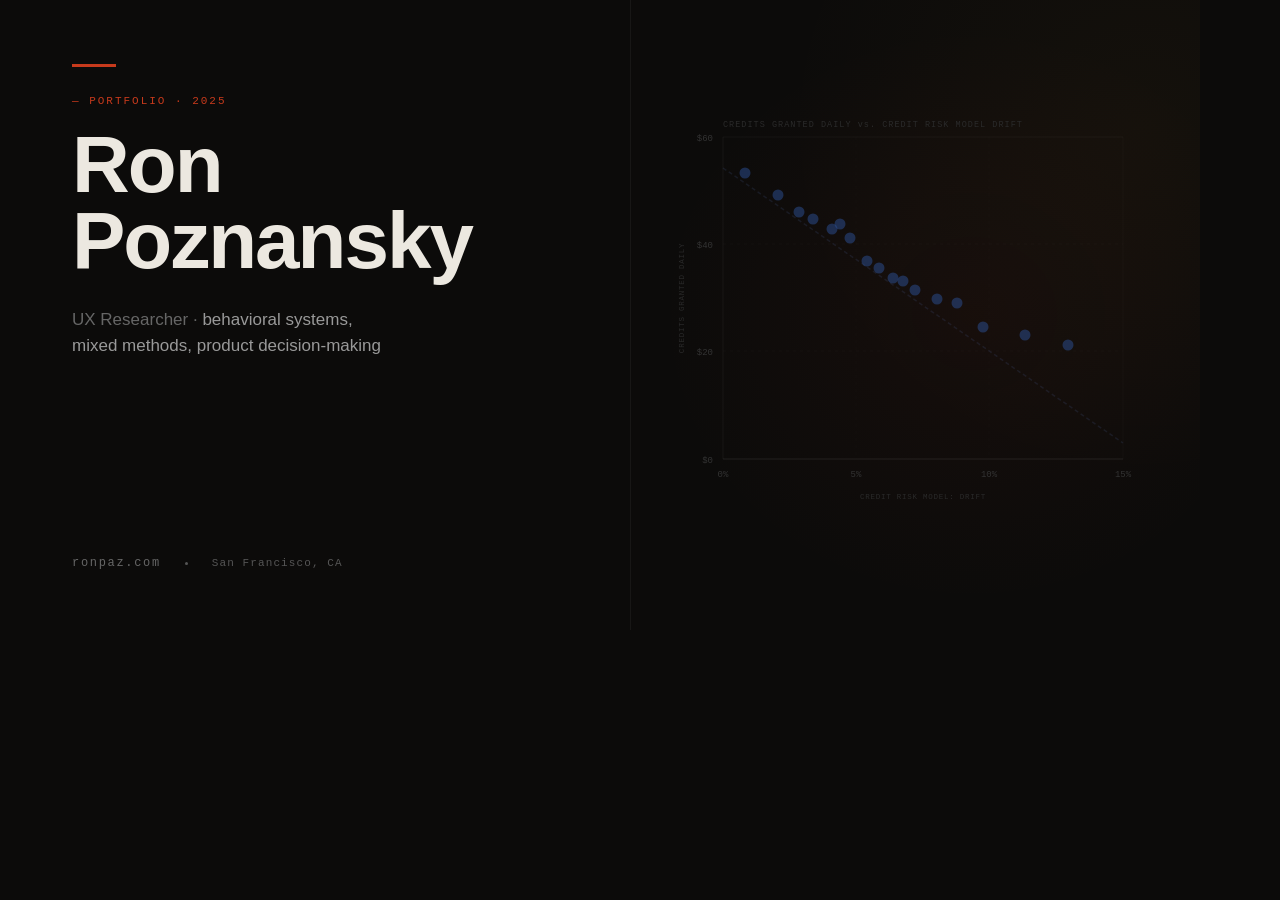
<file: og-cover.html>
<!DOCTYPE html>
<html lang="en">
<head>
<meta charset="UTF-8">
<style>
  * { box-sizing: border-box; margin: 0; padding: 0; }
  html, body {
    width: 1200px;
    height: 630px;
    overflow: hidden;
    background: #0C0B0A;
    font-family: "Helvetica Neue", Helvetica, Arial, sans-serif;
    -webkit-font-smoothing: antialiased;
  }
  body { display: flex; }

  /* ── Left panel ── */
  .left {
    width: 630px;
    padding: 64px 72px 60px;
    display: flex;
    flex-direction: column;
    justify-content: space-between;
    position: relative;
    z-index: 2;
  }
  .top { }
  .red-rule {
    width: 44px;
    height: 2.5px;
    background: #C73A1C;
    margin-bottom: 28px;
  }
  .kicker {
    font-family: "Courier New", monospace;
    font-size: 11px;
    letter-spacing: 0.18em;
    color: #C73A1C;
    text-transform: uppercase;
    margin-bottom: 20px;
  }
  .name {
    font-size: 80px;
    font-weight: 700;
    line-height: 0.95;
    color: #ECE8E0;
    letter-spacing: -0.025em;
    margin-bottom: 28px;
  }
  .tagline {
    font-size: 17px;
    color: #666;
    line-height: 1.55;
    max-width: 430px;
  }
  .tagline em {
    color: #999;
    font-style: normal;
  }
  .bottom {
    display: flex;
    align-items: center;
    gap: 24px;
  }
  .domain {
    font-family: "Courier New", monospace;
    font-size: 12px;
    letter-spacing: 0.14em;
    color: #666;
  }
  .dot-sep {
    width: 3px;
    height: 3px;
    border-radius: 50%;
    background: #555;
  }
  .byline {
    font-family: "Courier New", monospace;
    font-size: 11px;
    letter-spacing: 0.1em;
    color: #555;
  }

  /* ── Divider ── */
  .divider {
    width: 0.5px;
    background: rgba(255,255,255,0.05);
    align-self: stretch;
  }

  /* ── Right panel ── */
  .right {
    flex: 1;
    position: relative;
    overflow: hidden;
    display: flex;
    align-items: center;
    justify-content: center;
  }

  /* background grain texture */
  .right::before {
    content: '';
    position: absolute;
    inset: 0;
    background: radial-gradient(ellipse at 60% 50%, rgba(199,58,28,0.05) 0%, transparent 65%),
                radial-gradient(ellipse at 90% 20%, rgba(230,161,48,0.04) 0%, transparent 50%);
  }

  .chart-wrap {
    position: relative;
    z-index: 1;
  }
</style>
</head>
<body>

  <div class="left">
    <div class="top">
      <div class="red-rule"></div>
      <div class="kicker">— Portfolio · 2025</div>
      <div class="name">Ron<br>Poznansky</div>
      <div class="tagline">
        UX Researcher · <em>behavioral systems,<br>
        mixed methods, product decision-making</em>
      </div>
    </div>
    <div class="bottom">
      <div class="domain">ronpaz.com</div>
      <div class="dot-sep"></div>
      <div class="byline">San Francisco, CA</div>
    </div>
  </div>

  <div class="divider"></div>

  <div class="right">
    <div class="chart-wrap">
      <!-- Scatter plot: negative correlation, ghosted -->
      <svg width="480" height="400" viewBox="0 0 480 400" xmlns="http://www.w3.org/2000/svg">

        <!-- Outer frame / subtle border -->
        <rect x="48" y="24" width="400" height="322" fill="none" stroke="rgba(255,255,255,0.04)" stroke-width="0.5"/>

        <!-- Grid lines horizontal -->
        <line x1="48" y1="24"  x2="448" y2="24"  stroke="rgba(255,255,255,0.04)" stroke-width="0.5"/>
        <line x1="48" y1="131" x2="448" y2="131" stroke="rgba(255,255,255,0.04)" stroke-width="0.5" stroke-dasharray="3 4"/>
        <line x1="48" y1="238" x2="448" y2="238" stroke="rgba(255,255,255,0.04)" stroke-width="0.5" stroke-dasharray="3 4"/>
        <line x1="48" y1="346" x2="448" y2="346" stroke="rgba(255,255,255,0.05)" stroke-width="0.5"/>

        <!-- Grid lines vertical -->
        <line x1="181" y1="24" x2="181" y2="346" stroke="rgba(255,255,255,0.03)" stroke-width="0.5" stroke-dasharray="3 4"/>
        <line x1="314" y1="24" x2="314" y2="346" stroke="rgba(255,255,255,0.03)" stroke-width="0.5" stroke-dasharray="3 4"/>
        <line x1="448" y1="24" x2="448" y2="346" stroke="rgba(255,255,255,0.03)" stroke-width="0.5"/>

        <!-- Y axis labels -->
        <text x="38" y="28"  text-anchor="end" font-family="Courier New" font-size="9" fill="#333">$60</text>
        <text x="38" y="135" text-anchor="end" font-family="Courier New" font-size="9" fill="#333">$40</text>
        <text x="38" y="242" text-anchor="end" font-family="Courier New" font-size="9" fill="#333">$20</text>
        <text x="38" y="350" text-anchor="end" font-family="Courier New" font-size="9" fill="#333">$0</text>

        <!-- X axis labels -->
        <text x="48"  y="364" text-anchor="middle" font-family="Courier New" font-size="9" fill="#333">0%</text>
        <text x="181" y="364" text-anchor="middle" font-family="Courier New" font-size="9" fill="#333">5%</text>
        <text x="314" y="364" text-anchor="middle" font-family="Courier New" font-size="9" fill="#333">10%</text>
        <text x="448" y="364" text-anchor="middle" font-family="Courier New" font-size="9" fill="#333">15%</text>

        <!-- Regression trend line (very subtle) -->
        <line x1="48" y1="55" x2="448" y2="330" stroke="rgba(100,130,210,0.12)" stroke-width="1.5" stroke-dasharray="4 3"/>

        <!-- Scatter dots — negative correlation cluster, ghosted navy -->
        <circle cx="70"  cy="60"  r="5.5" fill="#2A4A8A" fill-opacity="0.55"/>
        <circle cx="103" cy="82"  r="5.5" fill="#2A4A8A" fill-opacity="0.55"/>
        <circle cx="124" cy="99"  r="5.5" fill="#2A4A8A" fill-opacity="0.55"/>
        <circle cx="138" cy="106" r="5.5" fill="#2A4A8A" fill-opacity="0.55"/>
        <circle cx="157" cy="116" r="5.5" fill="#2A4A8A" fill-opacity="0.55"/>
        <circle cx="165" cy="111" r="5.5" fill="#2A4A8A" fill-opacity="0.55"/>
        <circle cx="175" cy="125" r="5.5" fill="#2A4A8A" fill-opacity="0.55"/>
        <circle cx="192" cy="148" r="5.5" fill="#2A4A8A" fill-opacity="0.55"/>
        <circle cx="204" cy="155" r="5.5" fill="#2A4A8A" fill-opacity="0.55"/>
        <circle cx="218" cy="165" r="5.5" fill="#2A4A8A" fill-opacity="0.55"/>
        <circle cx="228" cy="168" r="5.5" fill="#2A4A8A" fill-opacity="0.55"/>
        <circle cx="240" cy="177" r="5.5" fill="#2A4A8A" fill-opacity="0.55"/>
        <circle cx="262" cy="186" r="5.5" fill="#2A4A8A" fill-opacity="0.55"/>
        <circle cx="282" cy="190" r="5.5" fill="#2A4A8A" fill-opacity="0.55"/>
        <circle cx="308" cy="214" r="5.5" fill="#2A4A8A" fill-opacity="0.55"/>
        <circle cx="350" cy="222" r="5.5" fill="#2A4A8A" fill-opacity="0.55"/>
        <circle cx="393" cy="232" r="5.5" fill="#2A4A8A" fill-opacity="0.55"/>

        <!-- Axes -->
        <line x1="48" y1="24"  x2="48"  y2="346" stroke="rgba(255,255,255,0.08)" stroke-width="0.5"/>
        <line x1="48" y1="346" x2="448" y2="346" stroke="rgba(255,255,255,0.08)" stroke-width="0.5"/>

        <!-- Chart title label -->
        <text x="48" y="14" font-family="Courier New" font-size="8.5" fill="#2A2A2A" letter-spacing="0.12em" text-transform="uppercase">CREDITS GRANTED DAILY vs. CREDIT RISK MODEL DRIFT</text>

        <!-- Axis titles -->
        <text x="9" y="185" transform="rotate(-90, 9, 185)" text-anchor="middle" font-family="Courier New" font-size="7.5" fill="#2A2A2A" letter-spacing="0.1em">CREDITS GRANTED DAILY</text>
        <text x="248" y="386" text-anchor="middle" font-family="Courier New" font-size="7.5" fill="#2A2A2A" letter-spacing="0.1em">CREDIT RISK MODEL: DRIFT</text>

      </svg>
    </div>
  </div>

</body>
</html>
</file>
